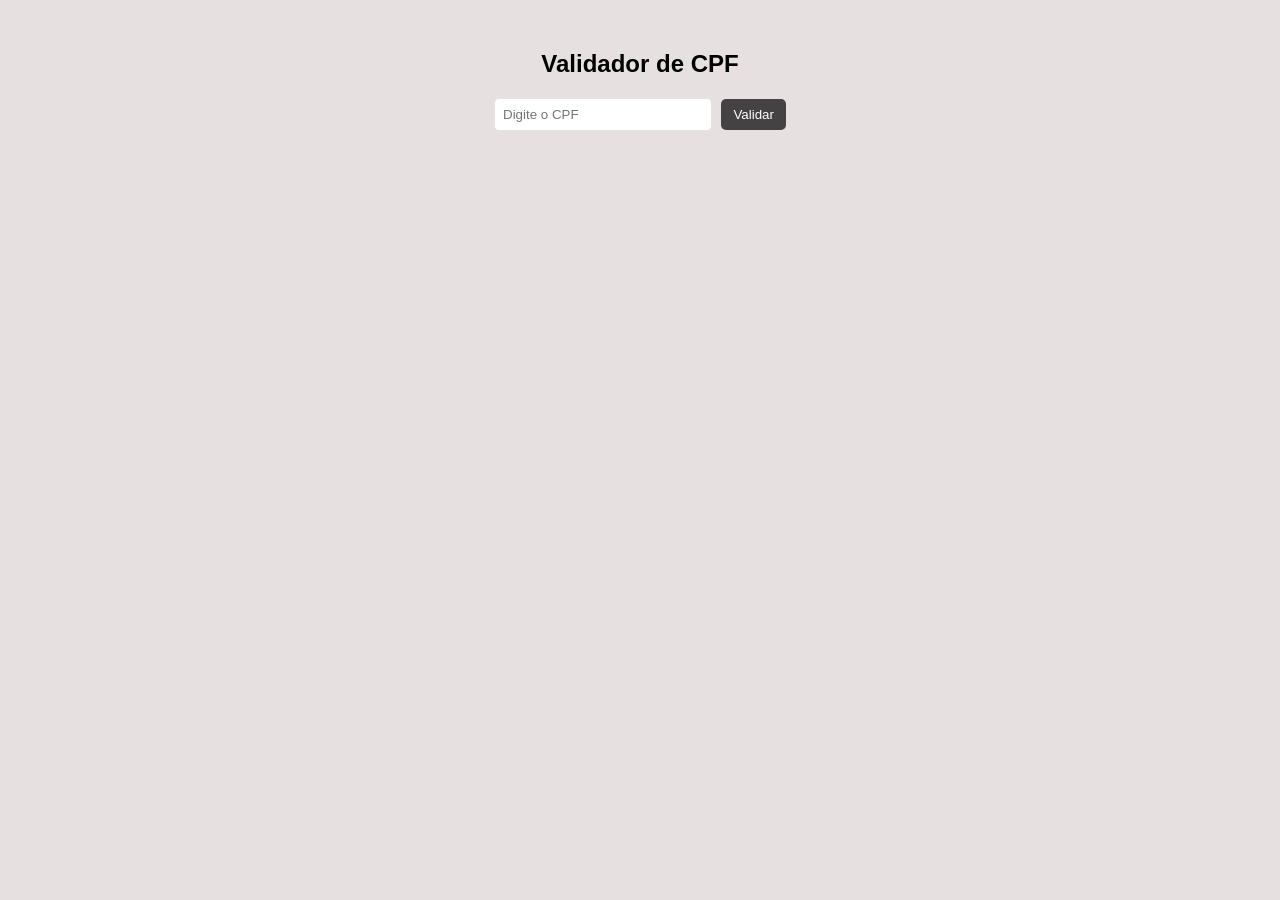
<file: exercício 1/index.html>
<!DOCTYPE html>
<html lang="pt-br">
<head>
    <meta charset="UTF-8">
    <title>Validador de CPF</title>
    <link rel="stylesheet" href="style.css">
</head>
<body>

    <h2>Validador de CPF</h2>

    <input type="text" id="cpf" placeholder="Digite o CPF">
    <button onclick="validarCPF()">Validar</button>

    <div id="reultados"></div>

    <script src="script.js"></script>

</body>
</html>
</file>
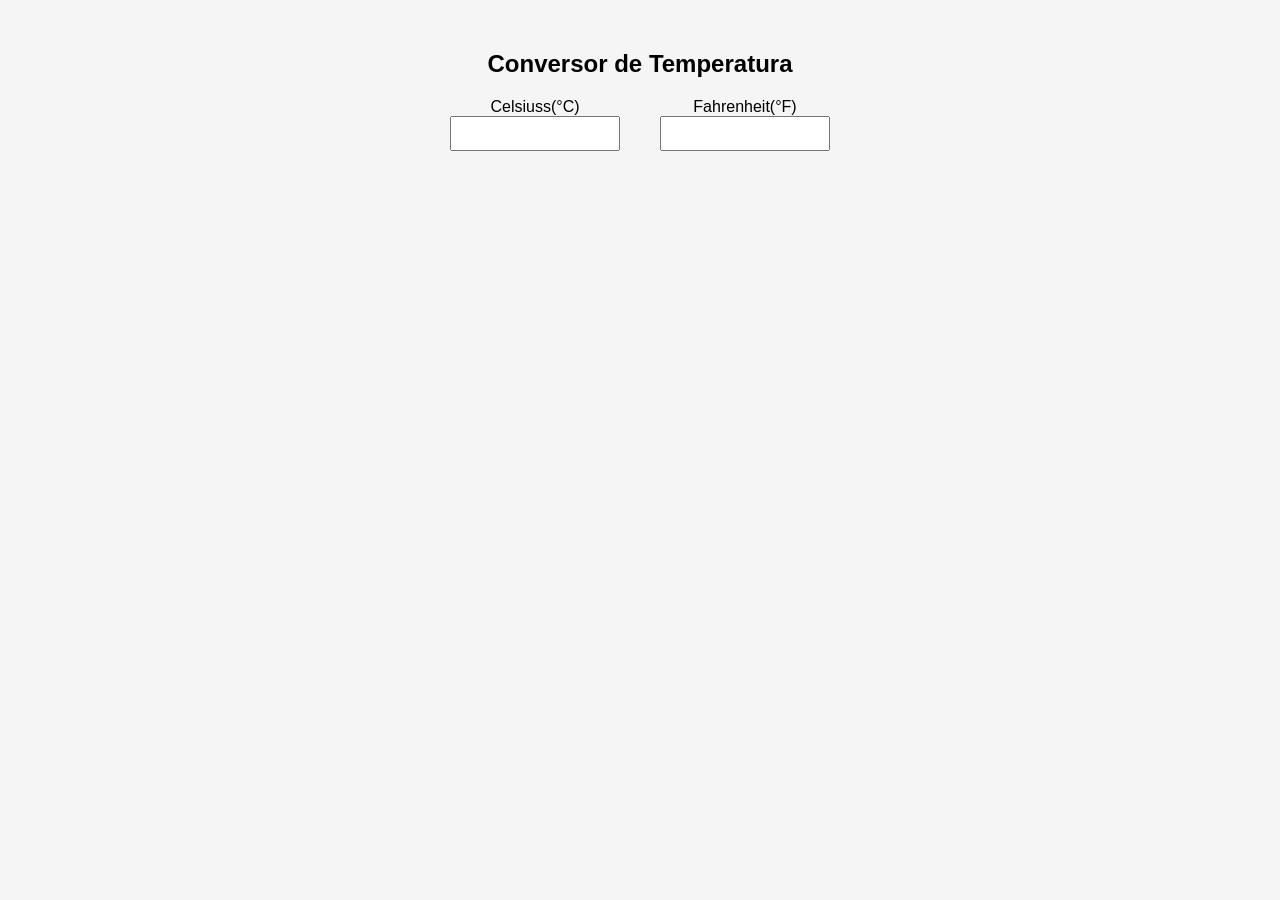
<file: exercício 2/index.html>
<!DOCTYPE html>
<html lang="pt-br">
<head>
    <meta charset="UTF-8">
    <title>conversor de temperatura</title>
    <link rel="stylesheet" href="style.css">
</head>
<body>

    <h2>Conversor de Temperatura</h2>

    <div class="container">
        <div>
            <label>Celsiuss(°C)</label><br>
            <input type="number" id="celsius" step="0.1">
        </div>

        <div>
            <label>Fahrenheit(°F)</label><br>
            <input type="number" id="fahrenheit" step="0.1">
        </div>
    </div>

    <script src="script.js"></script>

</body>
</html>
</file>
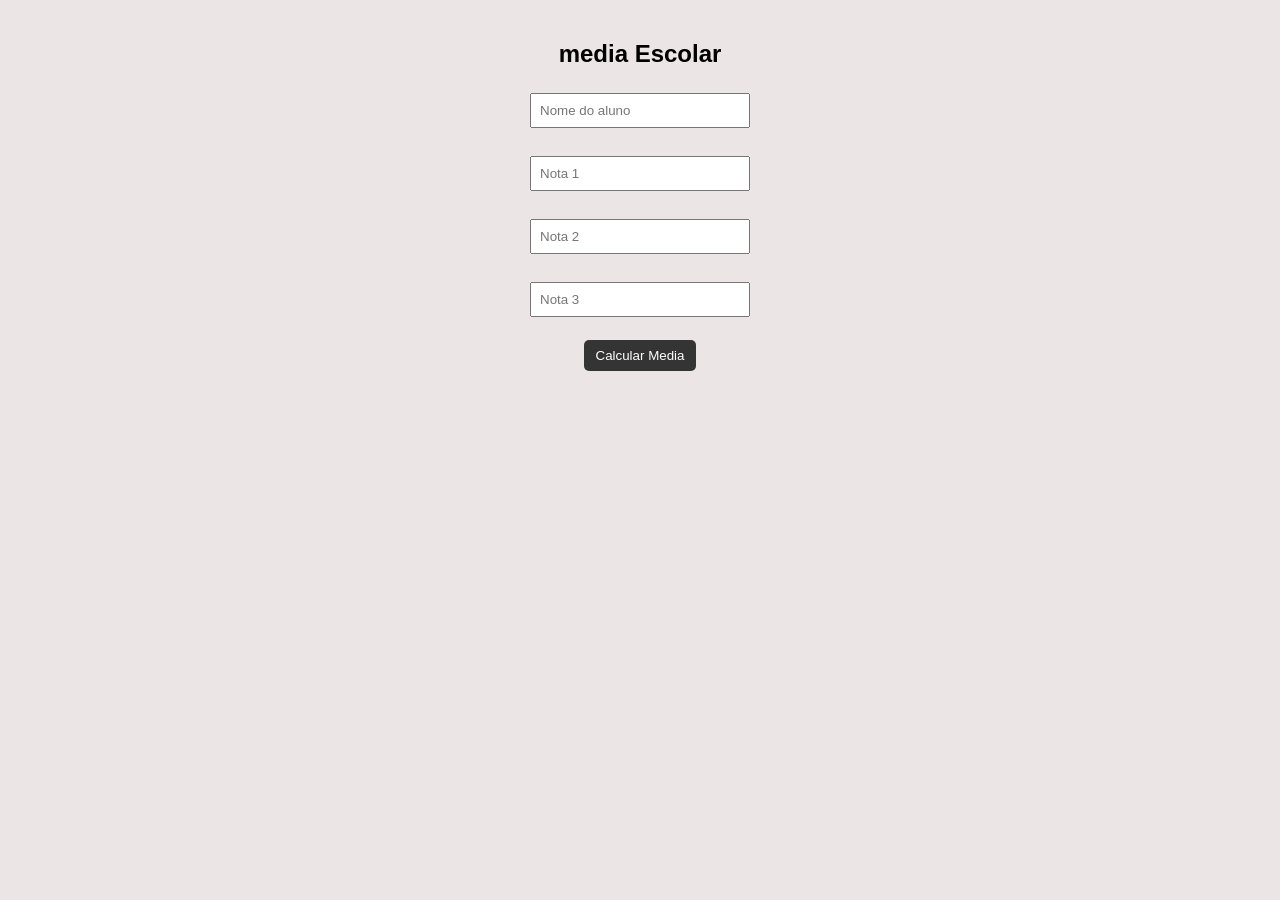
<file: exercício 3/index.html>
<!DOCTYPE html>
<html lang="pt-br">
<head>
    <meta charset="UTF-8">
    <title>Média Escolar</title>
    <link rel="stylesheet" href="style.css">
</head>
<body>

    <h2>media Escolar</h2>

    <input type="text" id="nome" placeholder="Nome do aluno"><br><br>

    <input type="number" id="n1" placeholder="Nota 1" step="0.1"><br><br>
    <input type="number" id="n2" placeholder="Nota 2" step="0.1"><br><br>
    <input type="number" id="n3" placeholder="Nota 3" step="0.1"><br><br>

    <button id="btnCalcular">Calcular Media</button>

    <div id="resultado"></div>

    <script src="script.js"></script>

</body>
</html>
</file>
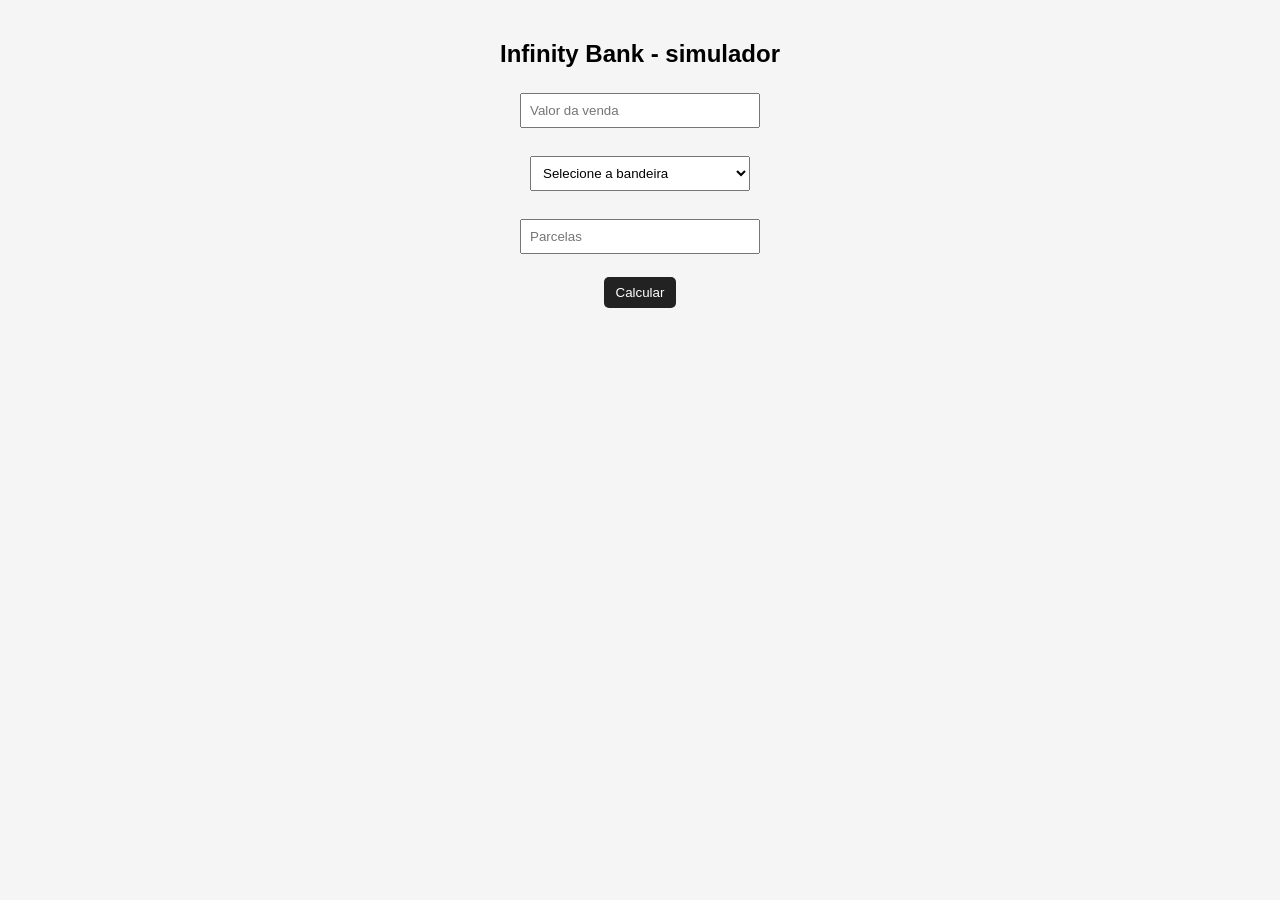
<file: exercício 4/index.html>
<!DOCTYPE html>
<html lang="pt-br">
<head>
    <meta charset="UTF-8">
    <title>Infinity Bank</title>
    <link rel="stylesheet" href="style.css">
</head>
<body>

    <h2>Infinity Bank - simulador</h2>

    <input type="number" id="valor" placeholder="Valor da venda" step="0.01"><br><br>

    <select id="bandeira">
        <option value="">Selecione a bandeira</option>
        <option value="visa">Visa</option>
        <option value="master">MasterCard</option>
        <option value="elo">Elo</option>
    </select><br><br>

    <input type="number" id="parcelas" placeholder="Parcelas"><br><br>

    <button id="calcular">Calcular</button>

    <div id="resultado"></div>

    <script src="script.js"></script>

</body>
</html>
</file>
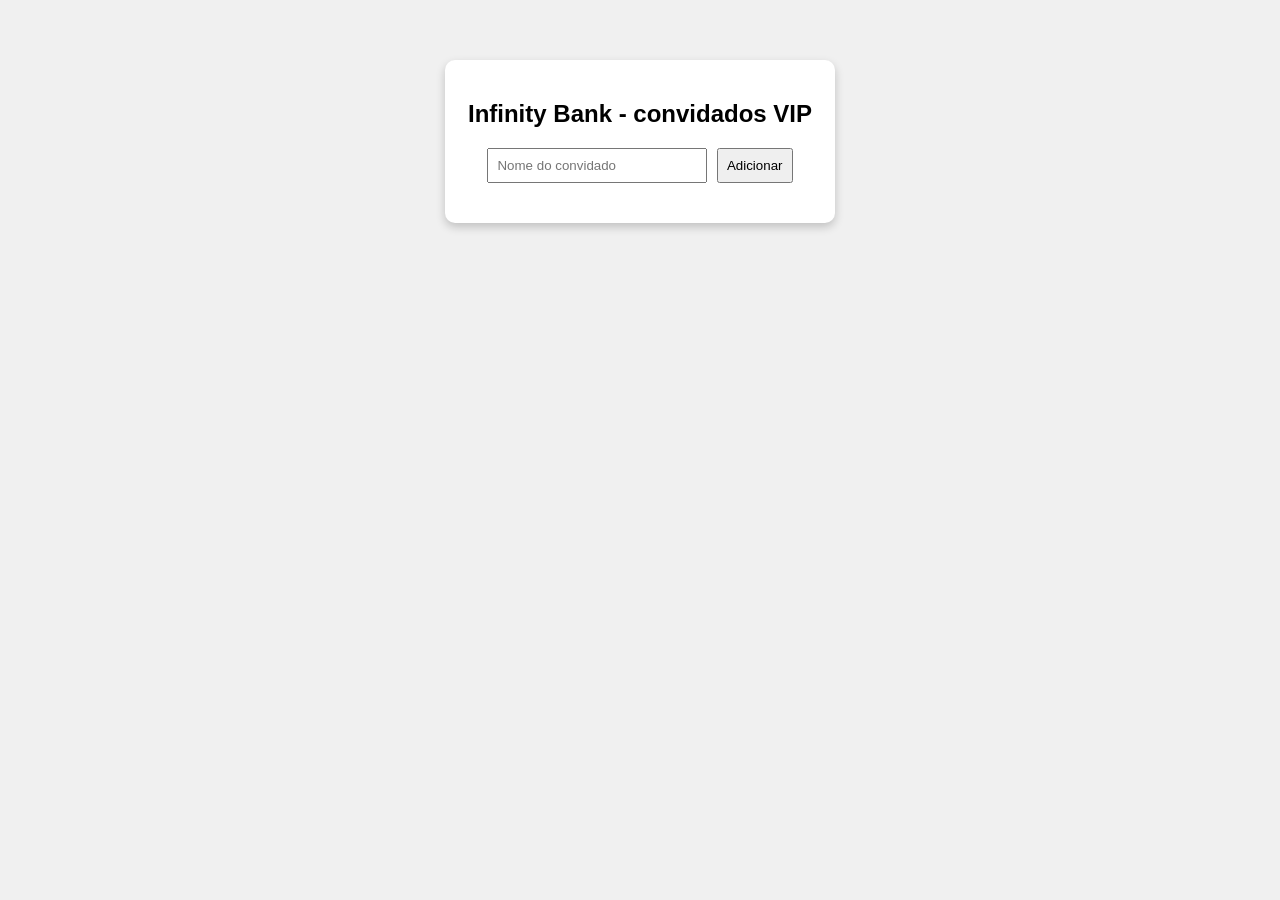
<file: exercício 5/index.html>
<!DOCTYPE html>
<html lang="pt-br">
<head>
    <meta charset="UTF-8">
    <title>Lista Vip</title>
    <link rel="stylesheet" href="style.css">
</head>
<body>
    <div class="card">

        <h2>Infinity Bank - convidados VIP</h2>

        <input type="text" id="nome" placeholder="Nome do convidado">
        <button id="adicionar">Adicionar</button>

        <ul id="lista"></ul>

    </div>
    <script src="script.js"></script>
</body>
</html>
</file>
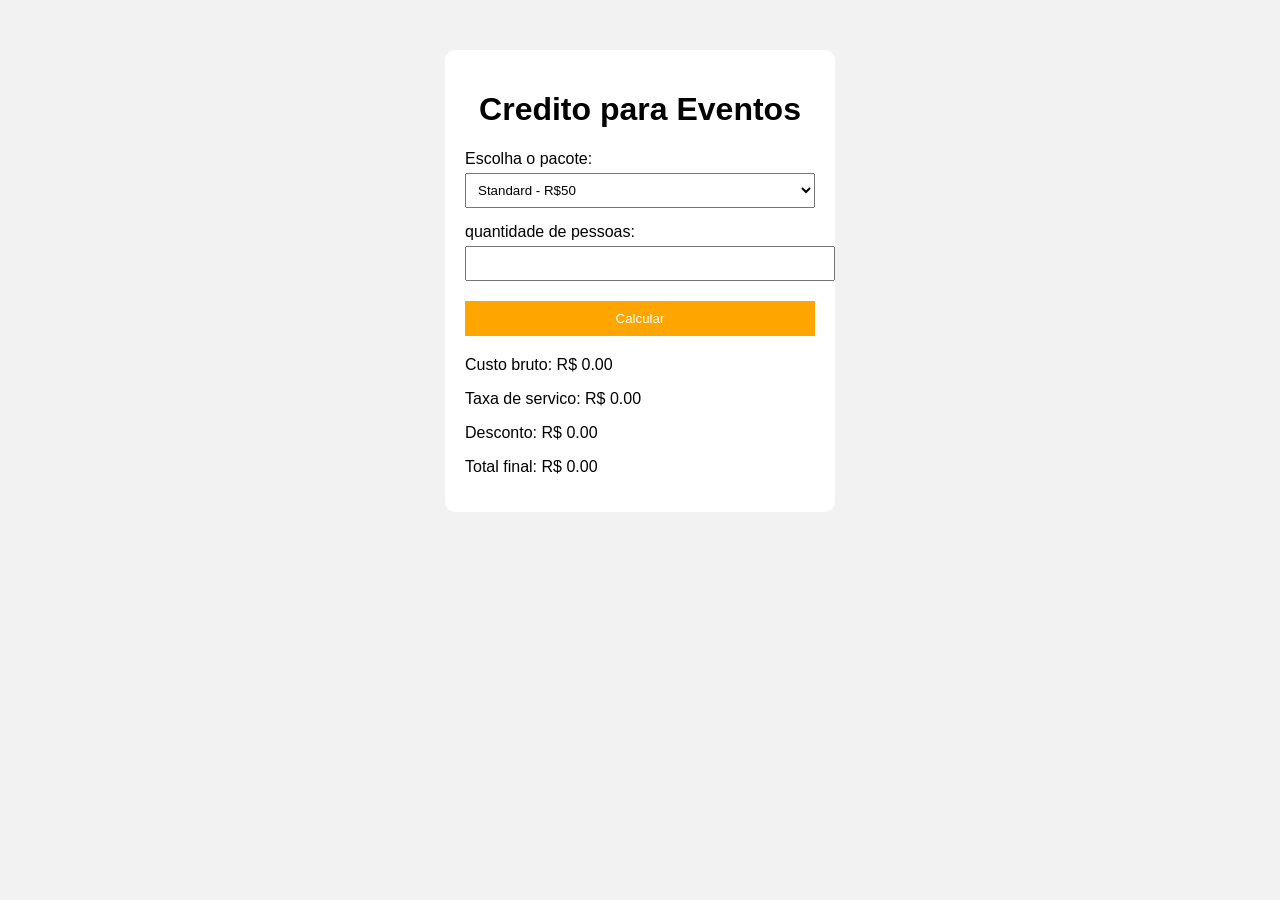
<file: exercício 6/index.html>
<!DOCTYPE html>
<html lang="pt-br">
<head>
    <meta charset="UTF-8">
    <title>Credito para Eventos</title>

    <link rel="stylesheet" href="style.css">
</head>

<body>
    <div class="box">
        <h1>Credito para Eventos</h1>
        <label>Escolha o pacote:</label>

        <select id="pacote">
            <option value="50">Standard - R$50</option>
            <option value="80">Premium - R$80</option>
            <option value="120">Infinity deluxe - R$120</option>
        </select>
        <label>quantidade de pessoas:</label>

        <input type="number" id="pessoas">

        <button onclick="calcular()">
            Calcular
        </button>

        <div id="resultado">
            <p>Custo bruto: R$ 0.00</p>
            <p>Taxa de servico: R$ 0.00</p>
            <p>Desconto: R$ 0.00</p>
            <p>Total final: R$ 0.00</p>
    </div>

    </div>
    <script src="script.js"></script>
</body>
</html>
</file>
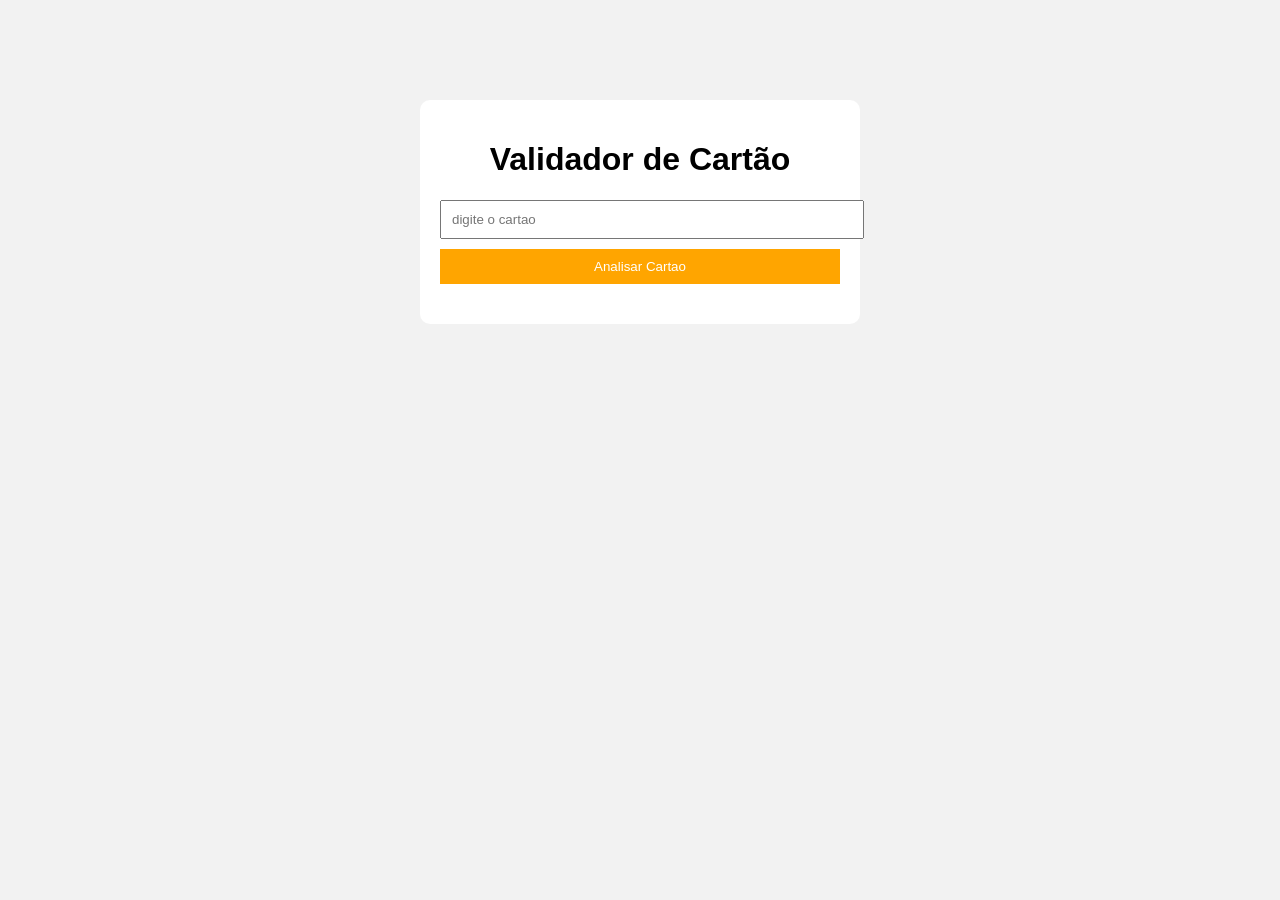
<file: exercício 7/index.html>
<!DOCTYPE html>
<html lang="pt-br">
<head>
    <meta charset="UTF-8">
    <title>Validador de Cartao</title>

    <link rel="stylesheet" href="style.css">
</head>
<body>
    <div class="caixa">
        <h1>Validador de Cartão</h1>
        <input type="text" id="cartao" placeholder="digite o cartao">
        <button onclick="validarCartao()">
            Analisar Cartao
        </button>
        <div id="resultado">
            <p id="status"></p>
            <p id="bandeira"></p>
            <p id="setor"></p>
            <p id="banco"></p>
        </div>
    </div>
    <script src="script.js"></script>
</body>
</html>
</file>
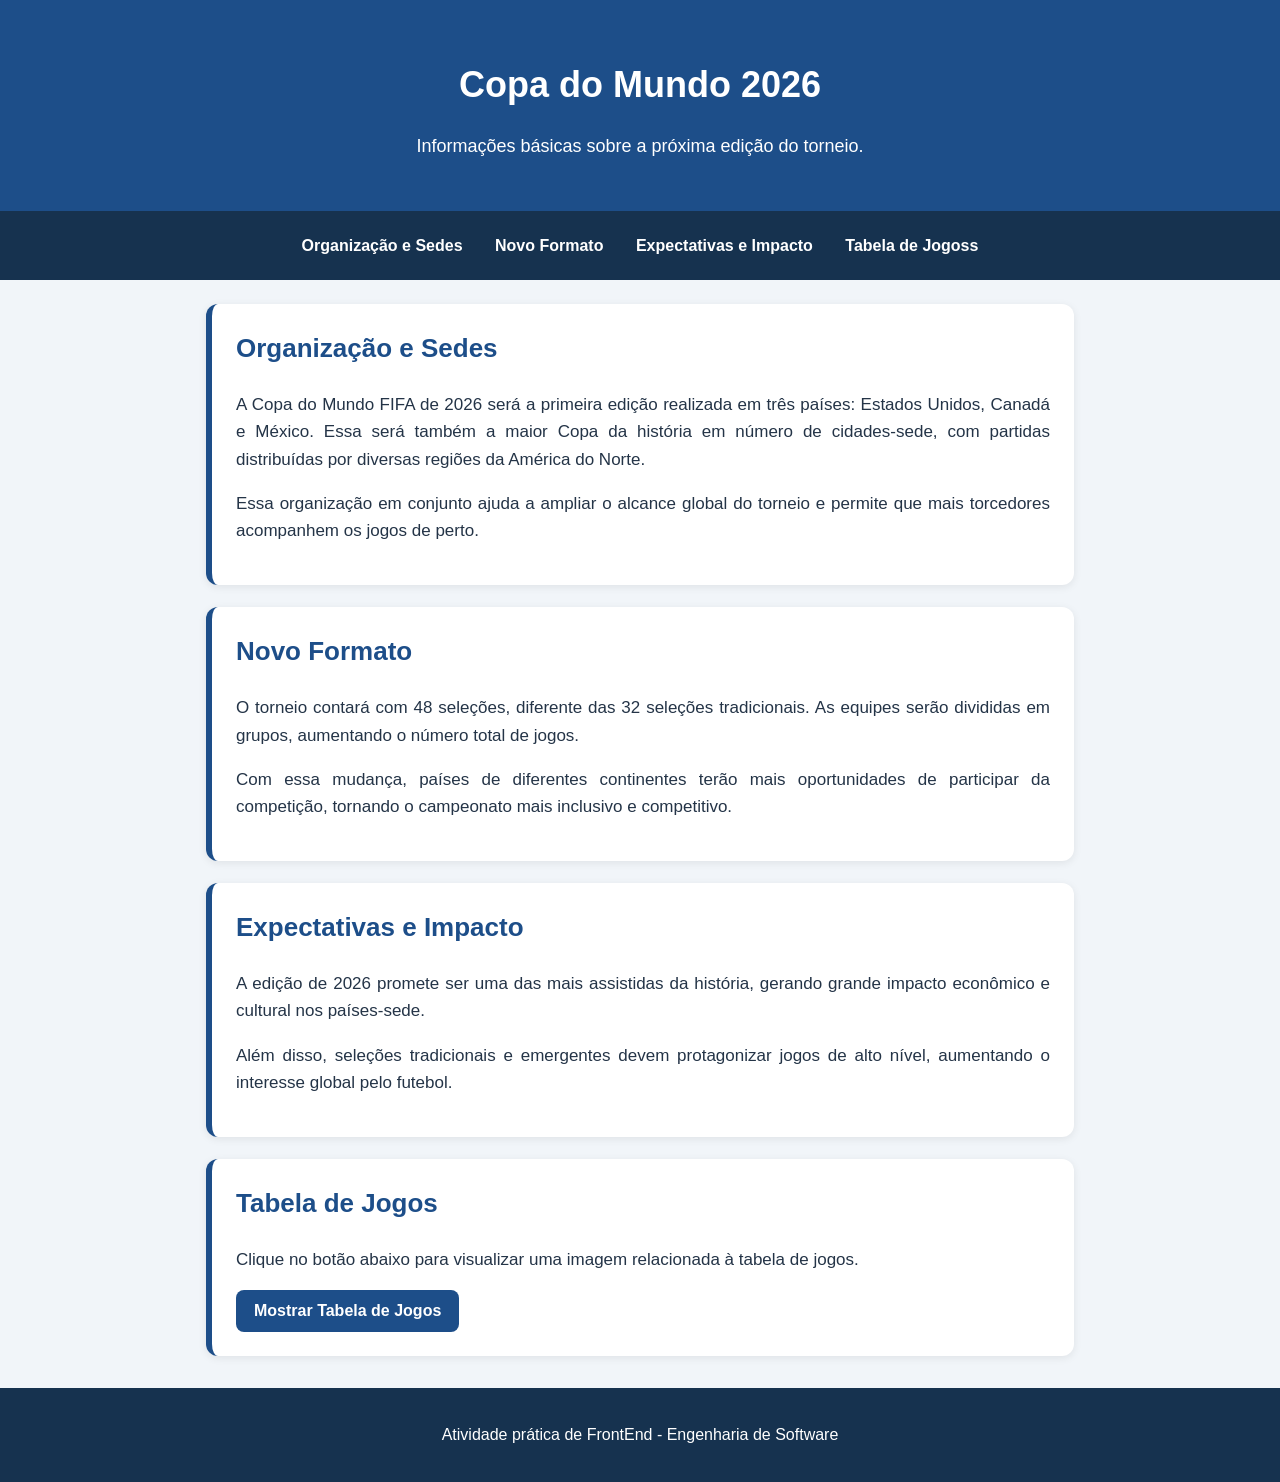
<file: Revisão Prova/Dia 1/index.html>
<!DOCTYPE html>
<html lang="pt-BR">
<head>
    <meta charset="UTF-8">
    <meta name="viewport" content="width=device-width, initial-scale=1.0">
    <title>Copa do Mundo 2026</title>
    <link rel="stylesheet" href="styles.css">

</head>
<body>

    <header>
        <h1>Copa do Mundo 2026</h1>
        <p>Informações básicas sobre a próxima edição do torneio.</p>
    </header>
    <nav>
        <a href="#Organizacao">Organização e Sedes</a>
        <a href="#formato">Novo Formato</a>
        <a href="#impacto">Expectativas e Impacto</a>
        <a href="#jogos">Tabela de Jogoss</a>
    </nav>
    
    <main>
        <section id="organizacao" class="secao">
            <h2>Organização e Sedes</h2>
            <p>
                A Copa do Mundo FIFA de 2026 será a primeira edição realizada em três países:
                Estados Unidos, Canadá e México. Essa será também a maior Copa da história em
                número de cidades-sede, com partidas distribuídas por diversas regiões da América
                do Norte.
            </p>
            <p>
                Essa organização em conjunto ajuda a ampliar o alcance global do torneio e permite
                que mais torcedores acompanhem os jogos de perto.
            </p>

        </section>

        <section id="formato" class="secao">
            <h2>Novo Formato</h2>
            <p>
                O torneio contará com 48 seleções, diferente das 32 seleções tradicionais.
                As equipes serão divididas em grupos, aumentando o número total de jogos.
            </p>
            <p>
                Com essa mudança, países de diferentes continentes terão mais oportunidades de
                participar da competição, tornando o campeonato mais inclusivo e competitivo.
            </p>
        </section>

        <section id="impacto" class="secao">
            <h2>Expectativas e Impacto</h2>
            <p>
                A edição de 2026 promete ser uma das mais assistidas da história, gerando grande
                impacto econômico e cultural nos países-sede.
            </p>
            <p>
                Além disso, seleções tradicionais e emergentes devem protagonizar jogos de alto
                nível, aumentando o interesse global pelo futebol.
            </p>
        </section>

        <section id="jogos" class="secao">
            <h2>Tabela de Jogos</h2>
            <p>Clique no botão abaixo para visualizar uma imagem relacionada à tabela de jogos.</p>
            <button id="btnTabela">Mostrar Tabela de Jogos</button>
        </section>

        <div id="areaImagem"></div>
    </main>

    <footer>
        <p>Atividade prática de FrontEnd - Engenharia de Software</p>
    </footer>

    <script src="script.js"></script>
</body>
</html>
</file>
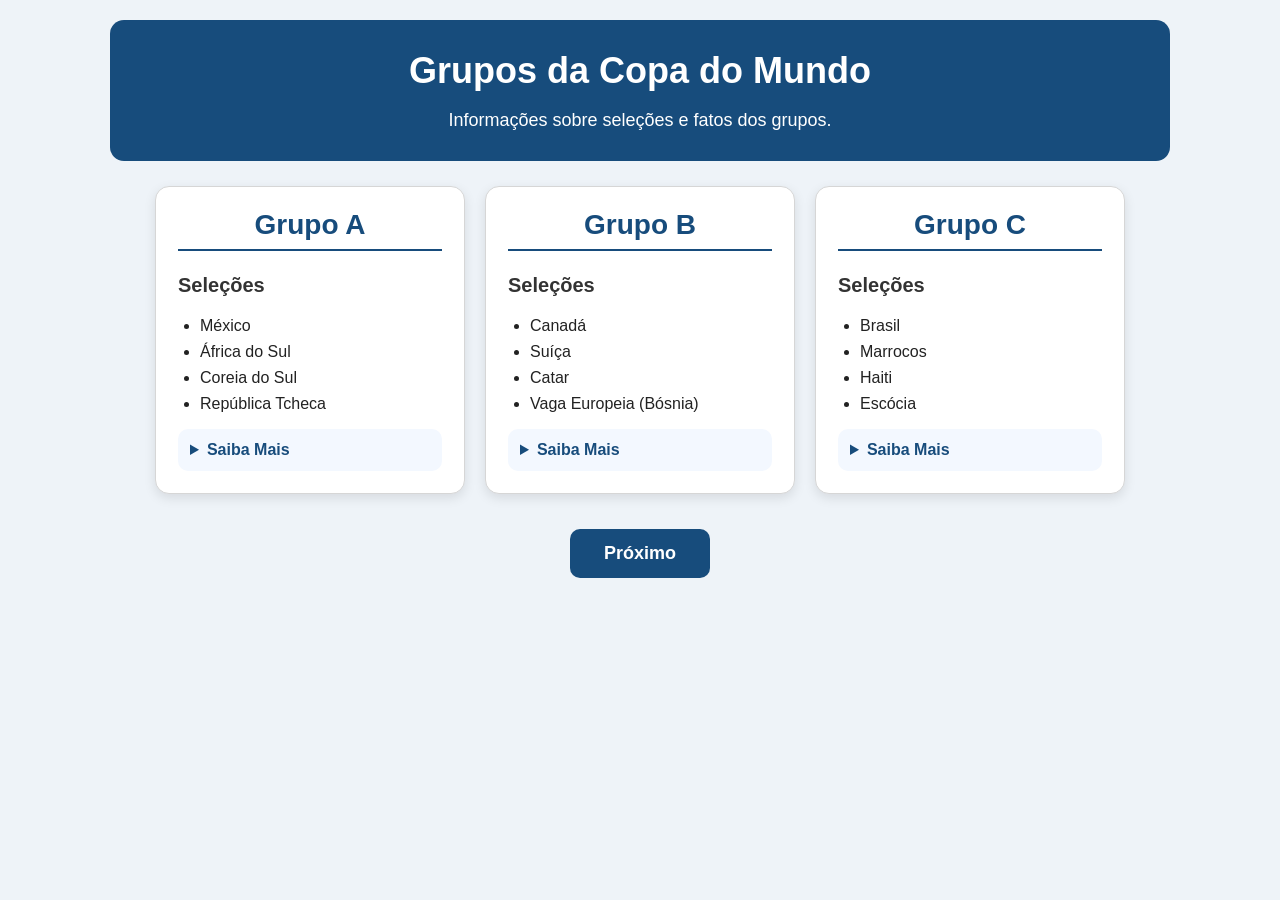
<file: Revisão Prova/Dia 2/index.html>
<!DOCTYPE html>
<html lang="pt-BR">
<head>
    <meta charset="UTF-8">
    <meta name="viewport" content="width=device-width, initial-scale=1.0">
    <title>Grupos da Copa do Mundo</title>
    <link rel="stylesheet" href="style.css"
</head>

<div class="pagina">
        <header>
            <h1>Grupos da Copa do Mundo</h1>
            <p>Informações sobre seleções e fatos dos grupos.</p>
        </header>

        <main id="conteudo">
            <div id="grupoA" class="card-grupo">
                <h2>Grupo A</h2>

                <h3>Seleções</h3>
                <ul>
                    <li>México</li>
                    <li>África do Sul</li>
                    <li>Coreia do Sul</li>
                    <li>República Tcheca</li>
                </ul>

                <details>
                    <summary>Saiba Mais</summary>
                    <p>
                        O jogo de abertura será México x África do Sul. Confrontos entre Coreia do Sul
                        e seleções europeias já ocorreram em várias Copas, com histórico equilibrado.
                    </p>
                </details>
            </div>

            <div id="grupoB" class="card-grupo">
                <h2>Grupo B</h2>

                <h3>Seleções</h3>
                <ul>
                    <li>Canadá</li>
                    <li>Suíça</li>
                    <li>Catar</li>
                    <li>Vaga Europeia (Bósnia)</li>
                </ul>

                <details>
                    <summary>Saiba Mais</summary>
                    <p>
                        O Canadá joga em casa, fator importante de desempenho. Catar e Suíça já se
                        enfrentaram recentemente em amistosos internacionais.
                    </p>
                </details>
            </div>

            <div id="grupoC" class="card-grupo">
                <h2>Grupo C</h2>

                <h3>Seleções</h3>
                <ul>
                    <li>Brasil</li>
                    <li>Marrocos</li>
                    <li>Haiti</li>
                    <li>Escócia</li>
                </ul>

                <details>
                    <summary>Saiba Mais</summary>
                    <p>
                        Brasil, Marrocos e Escócia já dividiram grupo em 1998. Brasil nunca perdeu
                        para a Escócia em Copas.
                    </p>
                </details>
            </div>

            <div class="area-botao">
                <button onclick="proximo()">Próximo</button>
            </div>
        </main>
    </div>

    <script src="script.js"></script>
</body>
</html>
</file>
<file: exercício 1/style.css>
body {
    font-family: Arial, sans-serif;
    text-align: center;
    margin-top: 50px;
    background-color: #e7e0e0;
}
button {
    padding: 8px 12px;
    cursor: pointer;
    margin-left: 5px;
    border: none;
    border-radius: 5px;
    background-color: #444242;
    color: white;
}
input {
    padding: 8px;
    width: 200px;
    border: 1px solid #e7e2e2;
    border-radius: 5px;
}
button:hover {
    background-color: #555;
}
#resultados {
    margin-top: 20px;
    font-size: 18px;
    font-weight: bold;
}
</file>
<file: exercício 2/style.css>
body {
    font-family: Arial;
    text-align: center;
    margin-top: 50px;
    background: #f5f5f5;
}

.container {
    display: flex;
    justify-content: center;
    gap: 40px;
    margin-top: 20px;
}

input {
    padding: 8px;
    width: 150px;
    text-align: center;
}
</file>
<file: exercício 3/style.css>
body {
    font-family: Arial;
    text-align: center;
    margin-top: 40px;
    background: #ebe5e5;
}
input {
    padding: 8px;
    margin: 5px;
    width: 200px;
}
button {
    padding: 8px 12px;
    cursor: pointer;
    border: none;
    background: #353434;
    color: white;
    border-radius: 5px;
}
button:hover {
    background: #4a4848;
}

#resultado {
    margin-top: 20px;
    font-size: 18px;
    font-weight: bold;
}
</file>
<file: exercício 4/style.css>
body {
    font-family: Arial;
    text-align: center;
    margin-top: 40px;
    background: #f5f5f5;
}
input, select {
    padding: 8px;
    margin: 5px;
    width: 220px;
}
button {
    padding: 8px 12px;
    cursor: pointer;
    border: none;
    background: #222;
    color: white;
    border-radius: 5px;
}
button:hover {
    background: #444;
}
#resultado {
    margin-top: 20px;
    font-size: 16px;
    font-weight: bold;
}
</file>
<file: exercício 5/style.css>
body {
    font-family: Arial;
    background: #f0f0f0;
    display: flex;
    justify-content: center;
    margin-top: 60px;
}
.card {
    background: white;
    padding: 20px;
    width: 350px;
    border-radius: 10px;
    box-shadow: 0 4px 10px rgba(0,0,0,0.2);
    text-align: center;
}
input {
    padding: 8px;
    width: 200px;
}
button {
    padding: 8px;
    cursor: pointer;
    margin-left: 5px;
}
ul {
    list-style: none;
    padding: 0;
    margin-top: 20px;
}

li {
    padding: 10px;
    border-bottom: 1px solid #ddd;
    display: flex;
    justify-content: space-between;
    align-items: center;
}
.botoes button {
    margin-left: 3px;
    font-size: 12px;
}

.riscado {
    text-decoration: line-through;
    color: gray;
}
</file>
<file: exercício 6/style.css>
body{
    font-family: Arial;
    background-color: #f2f2f2;
}
.box{
    background-color: white;
    width: 350px;
    margin: auto;
    margin-top: 50px;
    padding: 20px;
    border-radius: 10px;
}
h1{
    text-align: center;
}
label{
    display: block;
    margin-top: 15px;
}

select,
input{
    width: 100%;
    padding: 8px;
    margin-top: 5px;
}
button{
    width: 100%;
    padding: 10px;
    margin-top: 20px;
    background-color: orange;
    color: white;
    border: none;
    cursor: pointer;
}
#resultado{
    margin-top: 20px;
}
</file>
<file: exercício 7/style.css>
body{
    font-family: Arial;
    background-color: #f2f2f2;
}
.caixa{
    background-color: white;
    width: 400px;
    margin: auto;
    margin-top: 100px;
    padding: 20px;
    border-radius: 10px;
}

h1{
    text-align: center;
}
input{
    width: 100%;
    padding: 10px;
    margin-bottom: 10px;
}
button{
    width: 100%;
    padding: 10px;
    background-color: orange;
    color: white;
    border: none;
}
#resultado{
    margin-top: 20px;
}
</file>
<file: Revisão Prova/Dia 1/styles.css>
* {
    box-sizing: border-box;
}

body {
    margin: 0;
    font-family: Arial, Helvetica, sans-serif;
    background-color: #f1f5f9;
    color: #243447;
    line-height: 1.6;
}

header {
    background-color: #1d4e89;
    color: white;
    text-align: center;
    padding: 32px 16px;

}

header h1 {
    font-size: 36px;
    margin-bottom: 8px;
}

header p {
    font-size: 18px;
}

nav {
    background-color: #16324f;
    padding: 14px;
    text-align: center;
}

nav a {
    color: white;
    text-decoration: none;
    margin: 8px 14px;
    font-weight: bold;
    display: inline-block;
}

nav a:hover {
    text-decoration: underline;
}

main {
    max-width: 900px;
    margin: 24px auto;
    padding: 0 16px;
}

.secao {
    background-color: #ffffff;
    border-radius: 12px;
    padding: 24px;
    margin-bottom: 22px;
    box-shadow: 0 2px 8px rgba(0, 0, 0, 0.08);
    border-left: 6px solid #1d4e89;
}

.secao h2 {
    font-size: 26px;
    color: #1d4e89;
    margin-top: 0;
    text-align: left;
}

.secao p {
    font-size: 17px;
    text-align: justify;
}

button {
    background-color: #1d4e89;
    color: white;
    border: none;
    border-radius: 8px;
    padding: 12px 18px;
    font-size: 16px;
    font-weight: bold;
    cursor: pointer;
}

button:hover {
    background-color: #16324f;
}

#areaImagem {
    text-align: center;
    margin: 24px 0;
}

#areaImagem img {
    max-width: 100%;
    border-radius: 12px;
    border: 3px solid #1d4e89;
}

footer {
    background-color: #16324f;
    color: white;
    text-align: center;
    padding: 18px;
    margin-top: 32px;
}


.bg-copa {
            background-image: url('FIFA-World-Cup-26.jpg');
            background-size: cover;
            background-position: center;
            background-attachment: fixed;
            height: 100vh;
            display: flex;
            justify-content: center;
            align-items: center;
            
        }
        .card {
            backdrop-filter: blur(5px);
            background-color: rgba(255, 255, 255, 0.9);
            border: none;
            box-shadow: 0 10px 30px rgba(0,0,0,0.5);
        }
</file>
<file: Revisão Prova/Dia 2/style.css>
* {
    box-sizing: border-box;
}

body {
    margin: 0;
    font-family: Arial, Helvetica, sans-serif;
    background-color: #eef3f8;
    color: #222;
}

.pagina {
    max-width: 1100px;
    margin: 0 auto;
    padding: 20px;
}

header {
    background: #174c7c;
    color: white;
    text-align: center;
    padding: 30px;
    border-radius: 14px;
    margin-bottom: 25px;
}

header h1 {
    margin: 0;
    font-size: 36px;
}

header p {
    font-size: 18px;
    margin-bottom: 0;
}

main {
    display: flex;
    flex-wrap: wrap;
    gap: 20px;
    justify-content: center;
}

/* Classe aplicada a cada item da página */
.card-grupo {
    background-color: #ffffff;
    border-radius: 14px;
    padding: 22px;
    width: 310px;
    border: 1px solid #d6d6d6;
    box-shadow: 0 4px 12px rgba(0, 0, 0, 0.10);
}

.card-grupo h2 {
    font-size: 28px;
    color: #174c7c;
    text-align: center;
    margin-top: 0;
    border-bottom: 2px solid #174c7c;
    padding-bottom: 8px;
}

.card-grupo h3 {
    font-size: 20px;
    color: #333;
}

.card-grupo ul {
    padding-left: 22px;
}

.card-grupo li {
    margin-bottom: 8px;
}

details {
    margin-top: 15px;
    background-color: #f3f8ff;
    padding: 12px;
    border-radius: 10px;
}

summary {
    cursor: pointer;
    font-weight: bold;
    color: #174c7c;
}

.area-botao {
    width: 100%;
    text-align: center;
    margin-top: 15px;
}

button {
    background-color: #174c7c;
    color: white;
    border: none;
    padding: 14px 34px;
    border-radius: 10px;
    font-size: 18px;
    font-weight: bold;
    cursor: pointer;
}

button:hover {
    background-color: #0f3458;
}
</file>
